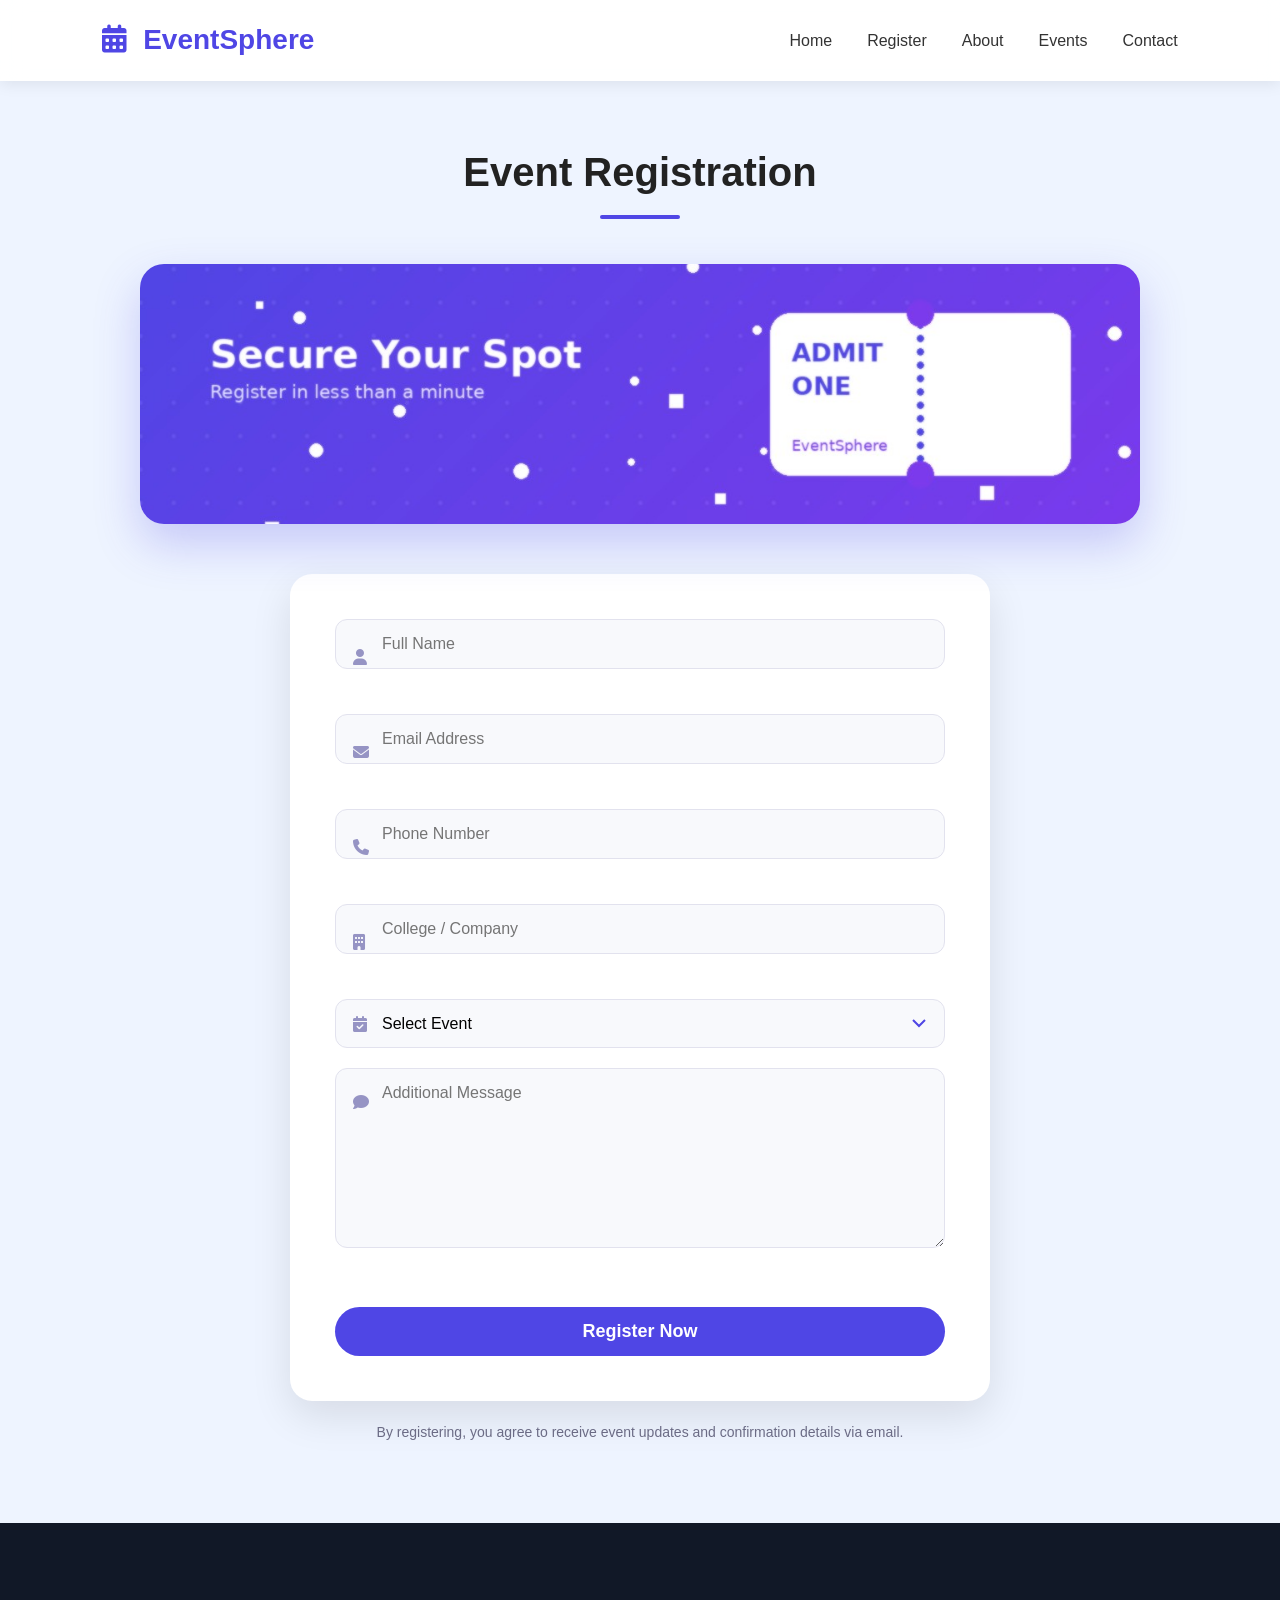
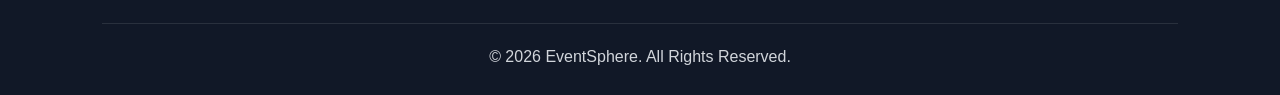
<file: register.html>
<!doctype html>
<html lang="en">
  <head>
    <meta charset="UTF-8" />

    <meta name="viewport" content="width=device-width, initial-scale=1.0" />

    <title>Event Registration | EventSphere</title>

    <link rel="stylesheet" href="style.css" />

    <link
      rel="stylesheet"
      href="https://cdnjs.cloudflare.com/ajax/libs/font-awesome/6.6.0/css/all.min.css"
    />
  </head>

  <body>
    <header>
      <nav class="navbar">
        <div class="logo">
          <i class="fa-solid fa-calendar-days"></i>
          <span>EventSphere</span>
        </div>

        <ul class="nav-links">
          <li><a href="index.html">Home</a></li>
          <li><a href="register.html" class="active">Register</a></li>
          <li><a href="about.html">About</a></li>
          <li><a href="events.html">Events</a></li>
          
          <li><a href="contact.html">Contact</a></li>
        </ul>

        <div class="menu-btn">
          <i class="fa-solid fa-bars"></i>
        </div>
      </nav>
    </header>

    <section class="register" style="padding-top: 140px">
      <h2 class="title">Event Registration</h2>

      <div class="register-banner">
        <img src="./register banner.jpg" alt="Register for EventSphere events" />
      </div>

      <div class="container">
        <form
          id="registerForm"
          action="https://api.web3forms.com/submit"
          method="POST"
        >
          <input type="hidden" name="access_key" value="1f840036-794b-41ef-b2ef-b0d0de3e8c67"/>
          <input type="hidden" name="subject" value="New Event Registration - EventSphere"/>

          <div class="form-group">
            <input type="text" id="name" name="name" placeholder="Full Name" required />
            <i class="fa-solid fa-user"></i>
          </div>

          <div class="form-group">
            <input type="email" id="email" name="email" placeholder="Email Address" required />
            <i class="fa-solid fa-envelope"></i>
          </div>

          <div class="form-group">
            <input type="tel" id="phone" name="phone" placeholder="Phone Number" required />
            <i class="fa-solid fa-phone"></i>
          </div>

          <div class="form-group">
            <input
              type="text"
              id="college"
              name="college"
              placeholder="College / Company"
              required
            />
            <i class="fa-solid fa-building"></i>
          </div>

          <div class="form-group">
            <select id="event" name="event" required>
              <option value="">Select Event</option>

              <option>Tech Summit 2026</option>

              <option>Music Festival</option>

              <option>Startup Expo</option>

              <option>Workshop</option>

              <option>Hackathon</option>
            </select>
            <i class="fa-solid fa-calendar-check"></i>
          </div>

          <div class="form-group">
            <textarea
              id="message"
              name="message"
              placeholder="Additional Message"
              rows="5"
            ></textarea>
            <i class="fa-solid fa-comment"></i>
          </div>

          <button type="submit" class="btn">Register Now</button>
        </form>
      </div>

      <p class="register-note">
        By registering, you agree to receive event updates and confirmation
        details via email.
      </p>
    </section>

    <footer>
      <div class="footer-bottom">
        <p>© 2026 EventSphere. All Rights Reserved.</p>
      </div>
    </footer>
    <script src="script.js"></script>
  </body>
</html>
</file>
<file: style.css>
.register .container {
  display: flex;
  justify-content: center;
}

#registerForm {
  width: 100%;
  max-width: 700px;
  background: white;
  padding: 40px;
  border-radius: 20px;
  box-shadow: 0 10px 30px rgba(0, 0, 0, 0.1);
  display: flex;
  flex-direction: column;
  gap: 20px;
}

#registerForm input,
#registerForm select,
#registerForm textarea {
  padding: 15px;
  font-size: 16px;
  border: 1px solid #ccc;
  border-radius: 10px;
  outline: none;
}

#registerForm input:focus,
#registerForm select:focus,
#registerForm textarea:focus {
  border-color: #4f46e5;
}

#registerForm button {
  border: none;
  cursor: pointer;
}
@import url("https://fonts.googleapis.com/css2?family=Poppins:wght@300;400;500;600;700;800&display=swap");

* {
  margin: 0;
  padding: 0;
  box-sizing: border-box;
  font-family: "Poppins", sans-serif;
}

html {
  scroll-behavior: smooth;
}

body {
  background: #f5f7fb;
  color: #222;
  overflow-x: hidden;
  line-height: 1.6;
}

img {
  width: 100%;
  display: block;
}

a {
  text-decoration: none;
}

ul {
  list-style: none;
}

section {
  padding: 90px 8%;
}

header {
  width: 100%;
  position: fixed;
  top: 0;
  left: 0;
  z-index: 1000;
  background: rgba(255, 255, 255, 0.95);
  backdrop-filter: blur(12px);
  box-shadow: 0 3px 15px rgba(0, 0, 0, 0.08);
}

.navbar {
  display: flex;
  justify-content: space-between;
  align-items: center;
  padding: 18px 8%;
}

.logo {
  font-size: 28px;
  font-weight: 700;
  color: #4f46e5;
}

.logo i {
  margin-right: 8px;
}

.nav-links {
  display: flex;
  gap: 35px;
}

.nav-links a {
  color: #333;
  font-weight: 500;
  transition: 0.3s;
}

.nav-links a:hover {
  color: #4f46e5;
}

.menu-btn {
  display: none;
  font-size: 28px;
  cursor: pointer;
}

.hero {
  height: 100vh;
  background:
    linear-gradient(rgba(0, 0, 0, 0.55), rgba(0, 0, 0, 0.55)),
    url("../images/hero.jpg") center/cover;
  display: flex;
  justify-content: center;
  align-items: center;
  text-align: center;
}

.hero-content {
  max-width: 800px;
}

.hero h1 {
  color: #fff;
  font-size: 58px;
  font-weight: 700;
  margin-bottom: 20px;
}

.hero p {
  color: #f2f2f2;
  font-size: 20px;
  margin-bottom: 35px;
}

.hero-buttons {
  display: flex;
  justify-content: center;
  gap: 20px;
  flex-wrap: wrap;
}

.btn {
  background: #4f46e5;
  color: #fff;
  padding: 14px 35px;
  border-radius: 50px;
  font-weight: 600;
  transition: 0.3s;
}

.btn:hover {
  background: #352dbd;
  transform: translateY(-4px);
}

.btn2 {
  background: transparent;
  border: 2px solid white;
}

.btn2:hover {
  background: white;
  color: #4f46e5;
}

.title {
  text-align: center;
  font-size: 40px;
  color: #222;
  margin-bottom: 60px;
  position: relative;
}

.title::after {
  content: "";
  width: 80px;
  height: 4px;
  background: #4f46e5;
  position: absolute;
  bottom: -15px;
  left: 50%;
  transform: translateX(-50%);
  border-radius: 20px;
}

.container {
  display: flex;
  align-items: center;
  justify-content: space-between;
  gap: 60px;
  flex-wrap: wrap;
}

.about-image {
  flex: 1;
}

.about-image img {
  border-radius: 20px;
  box-shadow: 0 15px 40px rgba(0, 0, 0, 0.15);
}

.about-text {
  flex: 1;
}

.about-text h2 {
  font-size: 40px;
  color: #222;
  margin-bottom: 20px;
}

.about-text p {
  color: #666;
  line-height: 1.9;
  margin-bottom: 30px;
}

.read-btn {
  display: inline-block;
  background: #4f46e5;
  color: #fff;
  padding: 14px 30px;
  border-radius: 40px;
  transition: 0.3s;
}

.read-btn:hover {
  background: #352dbd;
  transform: translateY(-3px);
}

.events {
  background: #f8f9fc;
}

.event-container {
  display: grid;
  grid-template-columns: repeat(auto-fit, minmax(300px, 1fr));
  gap: 30px;
}

.card {
  background: #fff;
  border-radius: 20px;
  overflow: hidden;
  box-shadow: 0 10px 30px rgba(0, 0, 0, 0.08);
  transition: 0.4s;
}

.card:hover {
  transform: translateY(-12px);
  box-shadow: 0 20px 40px rgba(0, 0, 0, 0.18);
}

.card img {
  height: 220px;
  object-fit: cover;
}

.card h3 {
  font-size: 24px;
  margin: 20px;
}

.card p {
  margin: 0 20px 25px;
  color: #666;
  line-height: 1.7;
}

.card a {
  display: inline-block;
  margin: 0 20px 25px;
  background: #4f46e5;
  color: white;
  padding: 12px 25px;
  border-radius: 30px;
  transition: 0.3s;
}

.card a:hover {
  background: #352dbd;
}

.countdown {
  background: linear-gradient(135deg, #4f46e5, #7c3aed);
  color: white;
  text-align: center;
  padding: 90px 8%;
}

.countdown h2 {
  font-size: 42px;
  margin-bottom: 15px;
}

.countdown p {
  margin-bottom: 45px;
  font-size: 18px;
}

.timer {
  display: flex;
  justify-content: center;
  gap: 25px;
  flex-wrap: wrap;
}

.time-box {
  width: 130px;
  height: 130px;
  background: rgba(255, 255, 255, 0.15);
  backdrop-filter: blur(10px);
  border-radius: 20px;
  display: flex;
  flex-direction: column;
  justify-content: center;
  align-items: center;
}

.time-box h3 {
  font-size: 42px;
}

.time-box span {
  font-size: 17px;
}

.card,
.read-btn,
.btn {
  transition: all 0.3s ease;
}

.card:hover img {
  transform: scale(1.05);
  transition: 0.5s;
}

.card img {
  transition: 0.5s;
}


.testimonials {
  background: #f8f9fc;
}

.testimonial-container {
  display: grid;
  grid-template-columns: repeat(auto-fit, minmax(300px, 1fr));
  gap: 30px;
}

.testimonial-card {
  background: #fff;
  padding: 30px;
  border-radius: 18px;
  text-align: center;
  box-shadow: 0 10px 25px rgba(0, 0, 0, 0.08);
  transition: 0.3s;
}

.testimonial-card:hover {
  transform: translateY(-10px);
}

.testimonial-card img {
  width: 90px;
  height: 90px;
  border-radius: 50%;
  margin: auto;
  margin-bottom: 20px;
  object-fit: cover;
}

.testimonial-card h3 {
  margin-bottom: 10px;
  color: #333;
}

.testimonial-card p {
  color: #666;
  line-height: 1.8;
}

.stars {
  color: #ffd700;
  margin-top: 15px;
  font-size: 18px;
}

.cta {
  background: linear-gradient(135deg, #4f46e5, #7c3aed);
  color: #fff;
  text-align: center;
  padding: 90px 8%;
}

.cta h2 {
  font-size: 42px;
  margin-bottom: 20px;
}

.cta p {
  max-width: 700px;
  margin: auto;
  margin-bottom: 35px;
  font-size: 18px;
}

.cta a {
  display: inline-block;
  background: #fff;
  color: #4f46e5;
  padding: 15px 35px;
  border-radius: 50px;
  font-weight: 600;
  transition: 0.3s;
}

.cta a:hover {
  background: #ececec;
  transform: translateY(-4px);
}
footer {
  background: #111827;
  color: #fff;
  padding: 60px 8% 25px;
}

.footer-container {
  display: grid;
  grid-template-columns: repeat(auto-fit, minmax(250px, 1fr));
  gap: 40px;
}

.footer-box h3 {
  margin-bottom: 20px;
  color: #fff;
}

.footer-box p,
.footer-box a {
  color: #d1d5db;
  line-height: 2;
  transition: 0.3s;
}

.footer-box a:hover {
  color: #ffffff;
  padding-left: 6px;
}

.social-icons {
  margin-top: 20px;
}

.social-icons a {
  display: inline-flex;
  justify-content: center;
  align-items: center;
  width: 45px;
  height: 45px;
  background: #4f46e5;
  color: #fff;
  border-radius: 50%;
  margin-right: 12px;
  transition: 0.3s;
}

.social-icons a:hover {
  background: #ffffff;
  color: #4f46e5;
  transform: translateY(-5px);
}

.footer-bottom {
  text-align: center;
  border-top: 1px solid rgba(255, 255, 255, 0.1);
  margin-top: 40px;
  padding-top: 20px;
  color: #d1d5db;
}

@media (max-width: 1200px) {
  .hero h1 {
    font-size: 50px;
  }

  section {
    padding: 80px 6%;
  }
}

@media (max-width: 992px) {
  .navbar {
    padding: 18px 6%;
  }

  .nav-links {
    position: absolute;
    top: 80px;
    left: -100%;
    width: 100%;
    background: #fff;
    flex-direction: column;
    text-align: center;
    padding: 30px 0;
    transition: 0.4s;
    box-shadow: 0 10px 20px rgba(0, 0, 0, 0.1);
  }

  .nav-links.active {
    left: 0;
  }

  .menu-btn {
    display: block;
  }

  .hero h1 {
    font-size: 42px;
  }

  .hero p {
    font-size: 18px;
  }

  .container {
    flex-direction: column;
  }

  .about-text {
    text-align: center;
  }

  .about-image img {
    max-width: 500px;
    margin: auto;
  }

  .time-box {
    width: 110px;
    height: 110px;
  }

  .time-box h3 {
    font-size: 32px;
  }
}

@media (max-width: 768px) {
  section {
    padding: 70px 5%;
  }

  .hero {
    height: 90vh;
  }

  .hero h1 {
    font-size: 34px;
    line-height: 1.3;
  }

  .hero p {
    font-size: 16px;
  }

  .hero-buttons {
    flex-direction: column;
    align-items: center;
  }

  .btn {
    width: 220px;
    text-align: center;
  }

  .title {
    font-size: 30px;
  }

  .about-text h2 {
    font-size: 30px;
  }

  .card img {
    height: 200px;
  }

  .timer {
    gap: 15px;
  }

  .time-box {
    width: 90px;
    height: 90px;
  }

  .time-box h3 {
    font-size: 24px;
  }

  .time-box span {
    font-size: 14px;
  }

  .cta h2 {
    font-size: 30px;
  }

  .footer-container {
    text-align: center;
  }

  .social-icons {
    display: flex;
    justify-content: center;
  }
}

@media (max-width: 480px) {
  .logo {
    font-size: 22px;
  }

  .hero h1 {
    font-size: 28px;
  }

  .hero p {
    font-size: 15px;
  }

  .title {
    font-size: 26px;
  }

  .about-text h2 {
    font-size: 26px;
  }

  .card {
    margin: 0 auto;
  }

  .card h3 {
    font-size: 20px;
  }

  .testimonial-card {
    padding: 20px;
  }

  .cta h2 {
    font-size: 26px;
  }

  .footer-box {
    text-align: center;
  }

  .footer-bottom {
    font-size: 14px;
  }
}
.show {
  opacity: 1 !important;
  transform: translateY(0) !important;
}

.card,
.about-text,
.about-image,
.testimonial-card {
  opacity: 0;
  transform: translateY(40px);
  transition: 0.8s ease;
}

.top-btn {
  position: fixed;
  bottom: 25px;
  right: 25px;
  width: 50px;
  height: 50px;
  border: none;
  border-radius: 50%;
  background: #4f46e5;
  color: #fff;
  font-size: 20px;
  cursor: pointer;
  display: none;
  box-shadow: 0 5px 15px rgba(0, 0, 0, 0.2);
  transition: 0.3s;
  z-index: 999;
}

.top-btn:hover {
  background: #352dbd;
}

.dark-theme {
  background: #111827;
  color: white;
}

.dark-theme section {
  background: #111827;
  color: white;
}

.nav-links a.active {
  color: #4f46e5;
  font-weight: 700;
}
.register-banner {
  max-width: 1000px;
  margin: 0 auto 50px;
  border-radius: 24px;
  overflow: hidden;
  position: relative;
  box-shadow: 0 20px 45px rgba(79, 70, 229, 0.25);
}

.register-banner img {
  width: 100%;
  height: 260px;
  object-fit: cover;
  display: block;
}

.register .container {
  display: flex;
  justify-content: center;
}

#registerForm {
  width: 100%;
  max-width: 700px;
  background: #fff;
  padding: 45px;
  border-radius: 22px;
  box-shadow: 0 15px 40px rgba(0, 0, 0, 0.1);
  display: flex;
  flex-direction: column;
  gap: 20px;
}

.form-group {
  position: relative;
}

.form-group i {
  position: absolute;
  left: 18px;
  top: 50%;
  transform: translateY(-50%);
  color: #9694c4;
  font-size: 16px;
  pointer-events: none;
  transition: 0.3s;
}

.form-group textarea ~ i {
  top: 26px;
  transform: none;
}

#registerForm input,
#registerForm select,
#registerForm textarea {
  width: 100%;
  padding: 15px 15px 15px 46px;
  font-size: 16px;
  border: 1px solid #e2e2ee;
  border-radius: 12px;
  outline: none;
  background: #f8f9fc;
  transition: 0.3s;
}

#registerForm textarea {
  resize: vertical;
  min-height: 120px;
}

#registerForm select {
  appearance: none;
  background-image: url("data:image/svg+xml;utf8,<svg xmlns='http://www.w3.org/2000/svg' width='14' height='9'><path d='M1 1l6 6 6-6' stroke='%234f46e5' stroke-width='2' fill='none' fill-rule='evenodd'/></svg>");
  background-repeat: no-repeat;
  background-position: right 18px center;
}

#registerForm input:focus,
#registerForm select:focus,
#registerForm textarea:focus {
  border-color: #4f46e5;
  background: #fff;
  box-shadow: 0 0 0 4px rgba(79, 70, 229, 0.12);
}

#registerForm input:focus ~ i,
#registerForm select:focus ~ i,
#registerForm textarea:focus ~ i {
  color: #4f46e5;
}

#registerForm button {
  border: none;
  cursor: pointer;
  margin-top: 6px;
}

.register-note {
  max-width: 700px;
  margin: 20px auto 0;
  text-align: center;
  color: #6b6b85;
  font-size: 14px;
}

@media (max-width: 600px) {
  #registerForm {
    padding: 30px 22px;
  }

  .register-banner img {
    height: 180px;
  }
}
.about-page .hero {
  height: 70vh;
}
.about {
  background: #fff;
}

.about .container {
  display: flex;
  align-items: center;
  gap: 60px;
}

.about-image {
  flex: 1;
}

.about-image img {
  border-radius: 25px;
  box-shadow: 0 15px 35px rgba(0, 0, 0, 0.15);
}

.about-text {
  flex: 1;
}

.about-text h2 {
  font-size: 42px;
  margin-bottom: 20px;
  color: #222;
}

.about-text p {
  color: #666;
  font-size: 17px;
  line-height: 1.8;
  margin-bottom: 20px;
}

.events .card i {
  display: block;
}

.events .card h3 {
  font-size: 25px;
  margin-bottom: 15px;
}

.events .card p {
  color: #666;
  line-height: 1.7;
}

.why-choose {
  background: #f8f9fc;
}

.why-choose .card {
  text-align: center;
  padding-bottom: 30px;
}

.why-choose .card:hover {
  transform: translateY(-10px);
}

.services {
  background: #fff;
}

.services .card {
  text-align: center;
  padding-bottom: 30px;
}

.services .card h3 {
  margin-bottom: 15px;
}

.countdown {
  background: linear-gradient(135deg, #4f46e5, #7c3aed);
}

.countdown h2 {
  color: white;
}

.countdown p {
  color: #eee;
}

.testimonials {
  background: #f8f9fc;
}

.testimonial-card {
  padding: 35px 25px;
}

.testimonial-card img {
  width: 110px;
  height: 110px;
  object-fit: cover;
  border-radius: 50%;
  margin: auto;
  margin-bottom: 20px;
}

.testimonial-card h3 {
  margin-bottom: 8px;
}

.testimonial-card p {
  color: #666;
}

.events .card h3 {
  color: #4f46e5;
  font-size: 30px;
}

.cta {
  text-align: center;
}

.cta h2 {
  font-size: 42px;
}

.cta p {
  max-width: 750px;
  margin: 20px auto 35px;
  line-height: 1.8;
}

@media (max-width: 992px) {
  .about .container {
    flex-direction: column;
    text-align: center;
  }

  .about-text h2 {
    font-size: 34px;
  }
}

@media (max-width: 768px) {
  .about-text h2 {
    font-size: 28px;
  }

  .cta h2 {
    font-size: 30px;
  }
}

body {
  margin: 0;
  padding: 0;
  font-family: "Poppins", sans-serif;
  background: #eef4ff;
}

section {
  padding: 80px 20px;
}

.contact-container {
  max-width: 900px;
  margin: auto;
  background: #fff;
  padding: 50px;
  border-radius: 20px;
  box-shadow: 0 10px 30px rgba(0, 0, 0, 0.1);
}

.contact-container h2 {
  text-align: center;
  margin-bottom: 40px;
  color: #333;
}

label {
  display: block;
  margin-bottom: 8px;
  font-size: 16px;
  font-weight: 500;
  color: #444;
}

input,
textarea {
  width: 100%;
  padding: 18px;
  border: 1px solid #ddd;
  border-radius: 12px;
  margin-bottom: 25px;
  font-size: 16px;
  outline: none;
  transition: 0.3s;
}

input:focus,
textarea:focus {
  border-color: #4f46e5;
  box-shadow: 0 0 10px rgba(79, 70, 229, 0.2);
}

textarea {
  height: 180px;
  resize: none;
}

button {
  width: 100%;
  padding: 18px;
  background: #4f46e5;
  color: white;
  border: none;
  border-radius: 50px;
  font-size: 18px;
  font-weight: 600;
  cursor: pointer;
  transition: 0.3s;
}

button:hover {
  background: #3730a3;
}
</file>
